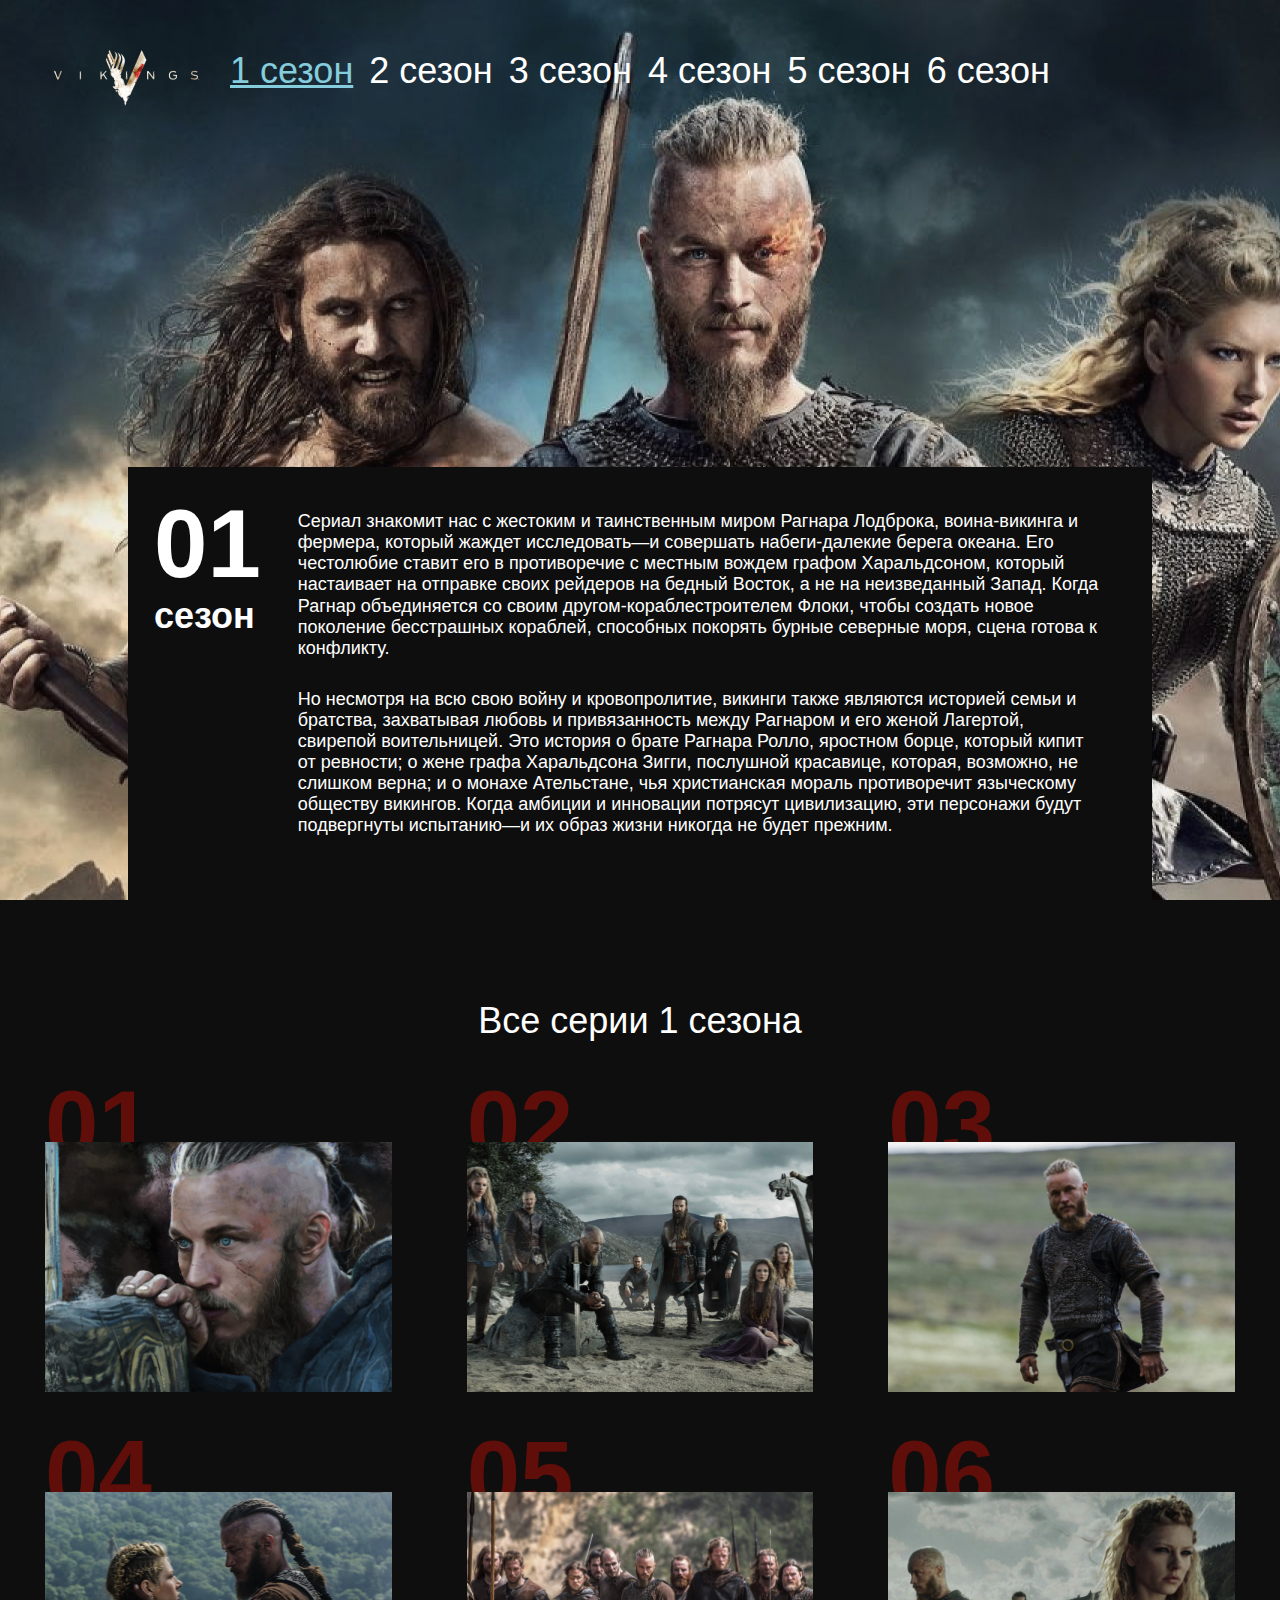
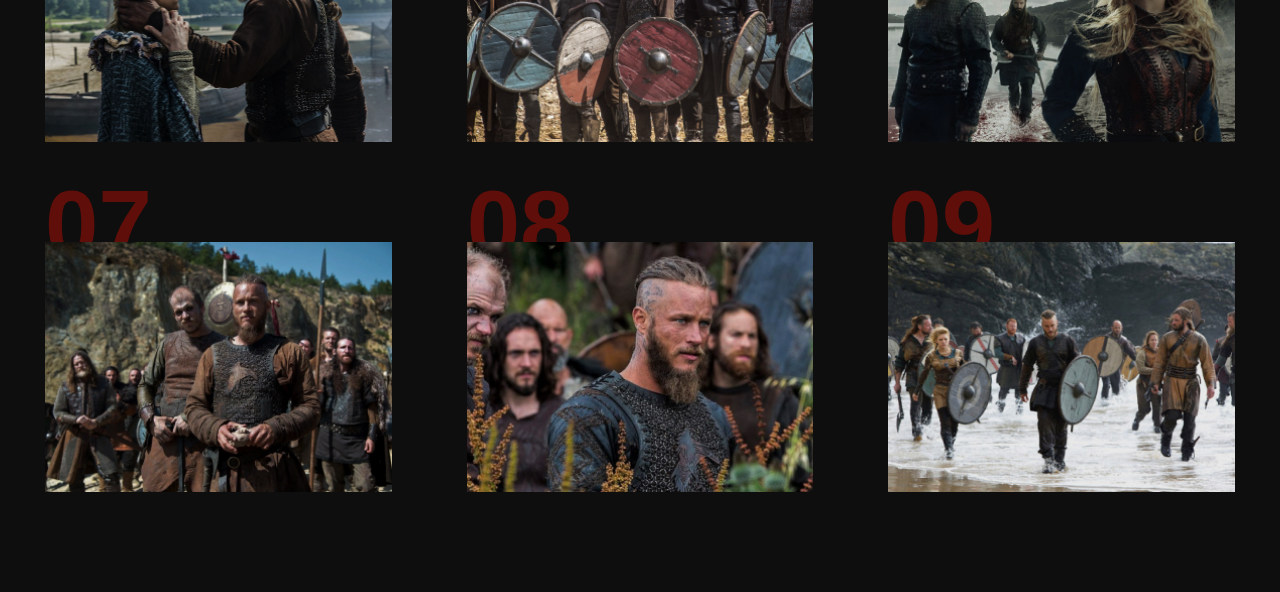
<file: season1.html>
<!DOCTYPE html>
<html lang="en">

<head>
    <meta charset="UTF-8">
    <meta name="viewport" content="width=device-width, initial-scale=1.0">
    <title>Document</title>
    <link rel="stylesheet" href="css/style.min.css">
</head>

<body>
    <header class="seasonHeader">
        <div class="seasonHeader__top">
            <div class="container">
                <a href="index.html" class="menu__listSeason-img">
                    <img class="menu__listSeason-logo" src="img/seasonLogo.png" alt="">
                </a>
                <div class="menu">
                    <div class="menu__buttom">
                        <span class="menu__buttom-arrow"></span>
                    </div>
                    <ul class="menu__listSeason">

                        <li class="menu__listSeason-item">
                            <a href="#" class="menu__listSeason-link menu__listSeason-link--active">1 сезон</a>
                        </li>
                        <li class="menu__listSeason-item">
                            <a href="#" class="menu__listSeason-link">2 сезон</a>
                        </li>
                        <li class="menu__listSeason-item">
                            <a href="#" class="menu__listSeason-link">3 сезон</a>
                        </li>
                        <li class="menu__listSeason-item">
                            <a href="#" class="menu__listSeason-link">4 сезон</a>
                        </li>
                        <li class="menu__listSeason-item">
                            <a href="#" class="menu__listSeason-link">5 сезон</a>
                        </li>
                        <li class="menu__listSeason-item">
                            <a href="#" class="menu__listSeason-link">6 сезон</a>
                        </li>
                    </ul>
                </div>
            </div>
        </div>
        <div class="seasonHeader__bottom">
            <div class="seasonHeader__bottom-number">
                <p class="seasonHeader__bottom-number--big"> 01</p>
                <p class="seasonHeader__bottom-number--small">сезон</p>
            </div>
            <div class="seasonHeader__bottom-text">
                <p class="seasonHeader__bottom-description">Сериал знакомит нас с жестоким и таинственным миром Рагнара
                    Лодброка, воина-викинга и фермера, который жаждет исследовать—и совершать набеги-далекие берега
                    океана. Его честолюбие ставит его в противоречие с местным вождем графом Харальдсоном, который
                    настаивает на отправке своих рейдеров на бедный Восток, а не на неизведанный Запад. Когда Рагнар
                    объединяется со своим другом-кораблестроителем Флоки, чтобы создать новое поколение бесстрашных
                    кораблей, способных покорять бурные северные моря, сцена готова к конфликту.

                </p>
                <p class="seasonHeader__bottom-description">
                    Но несмотря на всю свою войну и кровопролитие, викинги также являются историей семьи и братства,
                    захватывая любовь и привязанность между Рагнаром и его женой Лагертой, свирепой воительницей. Это
                    история о брате Рагнара Ролло, яростном борце, который кипит от ревности; о жене графа Харальдсона
                    Зигги, послушной красавице, которая, возможно, не слишком верна; и о монахе Ательстане, чья
                    христианская мораль противоречит языческому обществу викингов. Когда амбиции и инновации потрясут
                    цивилизацию, эти персонажи будут подвергнуты испытанию—и их образ жизни никогда не будет прежним.
                </p>
            </div>
        </div>
    </header>
    <section class="Seasonseries">
        <div class="container">
            <h2 class="title">Все серии 1 сезона</h2>
            <ul class="fourtlySection__wraper">
                <li class="fourtlySection__item" style="background-image: url(img/1series1season.jpg);">
                    <a href="season1.html" class="fourtlySection__link">Смотреть</a>
                </li>
                <li class="fourtlySection__item" style="background-image: url(img/2series1season.jpg);">
                    <a href="#" class="fourtlySection__link">Смотреть</a>
                </li>
                <li class="fourtlySection__item" style="background-image: url(img/3series1season.jpg);">
                    <a href="#" class="fourtlySection__link">Смотреть</a>
                </li>
                <li class="fourtlySection__item" style="background-image: url(img/4series1season.jpg);">
                    <a href="#" class="fourtlySection__link">Смотреть</a>
                </li>
                <li class="fourtlySection__item" style="background-image: url(img/5series1season.jpg);">
                    <a href="#" class="fourtlySection__link">Смотреть</a>
                </li>
                <li class="fourtlySection__item" style="background-image: url(img/6series1season.jpg);">
                    <a href="#" class="fourtlySection__link">Смотреть</a>
                </li>
                <li class="fourtlySection__item" style="background-image: url(img/7series1season.jpg);">
                    <a href="#" class="fourtlySection__link">Смотреть</a>
                </li>
                <li class="fourtlySection__item" style="background-image: url(img/8series1season.jpg);">
                    <a href="#" class="fourtlySection__link">Смотреть</a>
                </li>
                <li class="fourtlySection__item" style="background-image: url(img/9series1season.jpg);">
                    <a href="#" class="fourtlySection__link">Смотреть</a>
                </li>
            </ul>
        </div>
    </section>



    <script src="js/jquery-3.5.1.min.js"></script>
    <script src="js/season.js"></script>
</body>

</html>
</file>
<file: css/style.min.css>
@media (min-width: 768px){.show{display:none}}@media (max-width: 1380px){.seasonHeader__bottom{width:1024px}}@media (max-width: 1210px){.fourtlySection__wraper{grid-gap:100px 30px}}@media (max-width: 1150px){.slider__img{max-width:640px}.fourtlySection__wraper{display:-webkit-box;display:-ms-flexbox;display:flex;-ms-flex-wrap:wrap;flex-wrap:wrap;-webkit-box-orient:horizontal;-webkit-box-direction:normal;-ms-flex-direction:row;flex-direction:row;-ms-flex-pack:distribute;justify-content:space-around;-webkit-box-align:center;-ms-flex-align:center;align-items:center;grid-gap:70px 15px}}@media (max-width: 1110px){.fourtlySection .container{max-width:800px;margin:0 auto;grid-gap:100px 75px}.fourtlySection__wraper{-ms-grid-columns:1fr 1fr;grid-template-columns:1fr 1fr}}@media (max-width: 1024px){.slider{-webkit-box-orient:vertical;-webkit-box-direction:reverse;-ms-flex-direction:column-reverse;flex-direction:column-reverse;margin-bottom:150px}.slider__text{min-height:300px;width:100%;padding-bottom:30px;padding-right:20px}.slider__img{min-width:100%}.seasonHeader{padding:0 10px}.seasonHeader__top{min-height:50vh;text-align:center}.seasonHeader__bottom{width:100%}.seasonHeader__bottom-text{padding:35px 30px 50px 0}.seasonHeader__bottom-number{width:140px}.title{padding:40px 0 55px}}@media (max-width: 830px){.slider{margin-bottom:20px}}@media (max-width: 768px){.fourtlySection__wraper{padding-bottom:20px}.container{width:100%}.seasonHeader{font-size:16px;padding:0}.seasonHeader__bottom{-webkit-box-orient:vertical;-webkit-box-direction:normal;-ms-flex-direction:column;flex-direction:column;padding:10px}.seasonHeader__bottom-text{padding:10px 10px 10px 0}.seasonHeader__bottom-number{text-align:left;padding:0}.seasonHeader__bottom-number--big{font-size:70px}.seasonHeader__bottom-number--small{top:69px;font-size:27px}}@media (max-width: 768px){.firstSection__title{padding-top:30%}.firstSection__logo{width:90%}.fourtlySection__item::before{font-size:70px}.seasonHeader__top{padding:0 10px}.menu__buttom{display:block;padding:20px 0;z-index:20;position:relative;-webkit-transition:all 0.7s;-o-transition:all 0.7s;transition:all 0.7s}.menu__buttom-arrow{width:50px;height:3px;background-color:#fff;z-index:2;display:block}.menu__buttom-arrow::before{content:"";position:absolute;width:50px;left:0px;top:33px;background-color:#fff;height:3px}.menu__buttom-arrow::after{content:"";position:absolute;width:50px;left:0px;top:46px;background-color:#fff;height:3px}.menu__listSeason{display:block;background-color:#000;position:absolute;left:0;right:0;top:-1000px}.menu__listSeason--active{top:0;-webkit-transition:all 0.7s;-o-transition:all 0.7s;transition:all 0.7s}.menu__listSeason-item{padding:15px 0}.about__text{display:block}.about__colum{padding-bottom:20px}.menu__buttom--active .menu__buttom-arrow{-webkit-transform:rotate(45deg);-ms-transform:rotate(45deg);transform:rotate(45deg);-webkit-transition:all 0.7s;-o-transition:all 0.7s;transition:all 0.7s;position:relative;top:15px}.menu__buttom--active .menu__buttom-arrow::before{-webkit-transform:rotate(90deg);-ms-transform:rotate(90deg);transform:rotate(90deg);top:0px;left:1px}.menu__buttom--active .menu__buttom-arrow::after{display:none}}@media (max-width: 630px){.slider__text-name{font-size:50px;padding-top:5px}.thirtlySection__awesomePhrase:first-child{padding-right:30%}.thirtlySection__link{padding-right:29%}.slick-arrow{width:25px}.slick-arrow img{width:100%;height:auto}.slick-next{right:15px}.slick-prev{left:15px}}@media (max-width: 495px){.slider__text-description{font-size:15px}.firstSection__title{padding-top:48%}.thirtlySection__awesomePhrase{font-size:55px;line-height:75px}.thirtlySection__link{padding-right:15%}}@media (max-width: 400px){.thirtlySection__link{width:229px;text-align:end}.thirtlySection__link::before{top:2px;left:-78px}}@media (max-width: 350px){.fourtlySection__item{width:100%}}@media (max-width: 1360px){.menu__listSeason-img{left:10px}}@media (max-width: 1140px){.menu__listSeason-img{left:50%;top:100px;-webkit-transform:translateX(-50%);-ms-transform:translateX(-50%);transform:translateX(-50%)}}@media (max-width: 768px){.menu__listSeason-img{right:10px;left:auto;top:20px;-webkit-transform:translateX(0);-ms-transform:translateX(0);transform:translateX(0)}}

*{padding:0;margin:0;border:0}*,*::before,*:after{-webkit-box-sizing:border-box;box-sizing:border-box}:focus,:active{outline:none}a:focus,a:active{outline:none}nav,footer,header,aside{display:block}html,body{height:100%;width:100%;font-size:100%;line-height:1;font-size:14px;-ms-text-size-adjust:100%;-moz-text-size-adjust:100%;-webkit-text-size-adjust:100%}input,button,textarea{font-family:inherit}input::-ms-clear{display:none}button{cursor:pointer}button ::-moz-focus-inner{padding:0;border:0}a,a:visited{text-decoration:none}a:hover{text-decoration:none}ul li{list-style:none}img{vertical-align:top}h1,h2,h3,h4,h5,h6{font-size:inherit;font-weight:400}

.seasonHeader{background-image:url(../img/season1Backgroun.jpg);background-size:cover;background-position:center center;min-height:100vh;display:-webkit-box;display:-ms-flexbox;display:flex;-webkit-box-orient:vertical;-webkit-box-direction:normal;-ms-flex-direction:column;flex-direction:column;-webkit-box-pack:justify;-ms-flex-pack:justify;justify-content:space-between}.seasonHeader__bottom{margin:0 auto;width:1380px;display:-webkit-box;display:-ms-flexbox;display:flex;-webkit-box-pack:justify;-ms-flex-pack:justify;justify-content:space-between;background-color:#0e0e0e}.seasonHeader__bottom-number{text-align:center;width:178px;padding:21px 37px 0 26px;font-weight:700;position:relative}.seasonHeader__bottom-number--big{font-size:96px;line-height:112px}.seasonHeader__bottom-number--small{position:absolute;top:128px;font-size:36px;line-height:42px}.seasonHeader__bottom-text{padding:44px 47px 64px 0}.seasonHeader__bottom-description:first-child{padding-bottom:30px}.menu__listSeason-img{position:absolute;left:-77px;top:50px}.menu__listSeason-link.menu__listSeason-link--active{color:#85ccdc;text-decoration:underline}

@import url("https://fonts.googleapis.com/css2?family=Roboto+Condensed:ital,wght@0,400;0,700;1,300&display=swap");*{padding:0;margin:0;border:0}*,*::before,*:after{-webkit-box-sizing:border-box;box-sizing:border-box}:focus,:active{outline:none}a:focus,a:active{outline:none}nav,footer,header,aside{display:block}html,body{height:100%;width:100%;font-size:100%;line-height:1;font-size:14px;-ms-text-size-adjust:100%;-moz-text-size-adjust:100%;-webkit-text-size-adjust:100%}input,button,textarea{font-family:inherit}input::-ms-clear{display:none}button{cursor:pointer}button ::-moz-focus-inner{padding:0;border:0}a,a:visited{text-decoration:none}a:hover{text-decoration:none}ul li{list-style:none}img{vertical-align:top}h1,h2,h3,h4,h5,h6{font-size:inherit;font-weight:400}.seasonHeader{background-image:url(../img/season1Backgroun.jpg);background-size:cover;background-position:center center;min-height:100vh;display:-webkit-box;display:-ms-flexbox;display:flex;-webkit-box-orient:vertical;-webkit-box-direction:normal;-ms-flex-direction:column;flex-direction:column;-webkit-box-pack:justify;-ms-flex-pack:justify;justify-content:space-between}.seasonHeader__bottom{margin:0 auto;width:1380px;display:-webkit-box;display:-ms-flexbox;display:flex;-webkit-box-pack:justify;-ms-flex-pack:justify;justify-content:space-between;background-color:#0e0e0e}.seasonHeader__bottom-number{text-align:center;width:178px;padding:21px 37px 0 26px;font-weight:700;position:relative}.seasonHeader__bottom-number--big{font-size:96px;line-height:112px}.seasonHeader__bottom-number--small{position:absolute;top:128px;font-size:36px;line-height:42px}.seasonHeader__bottom-text{padding:44px 47px 64px 0}.seasonHeader__bottom-description:first-child{padding-bottom:30px}.menu__listSeason-img{position:absolute;left:-77px;top:50px}.menu__listSeason-link.menu__listSeason-link--active{color:#85ccdc;text-decoration:underline}body{font-family:"Roboto Condensed", sans-serif;font-weight:400;font-size:18px;line-height:1.17;background-color:#0e0e0e;color:#fff}.container{max-width:1200px;margin:0 auto;padding:0 5px;position:relative}.title{text-align:center;font-size:36px;line-height:42.19px;padding:100px 0}.Section{min-height:100vh}.firstSection{position:relative;background-image:url(../img/firstlyBackground.jpg);background-size:cover;background-position:center 50px;z-index:0}.firstSection::before{content:"";z-index:-1;width:100%;height:150px;position:absolute;top:0px;background:-webkit-gradient(linear, left top, left bottom, from(#111213), color-stop(43.62%, #111213), color-stop(86.33%, rgba(32,31,33,0)));background:-o-linear-gradient(top, #111213 0%, #111213 43.62%, rgba(32,31,33,0) 86.33%);background:linear-gradient(180deg, #111213 0%, #111213 43.62%, rgba(32,31,33,0) 86.33%)}.firstSection::after{content:"";width:100%;height:70px;-webkit-transform:rotate(180deg);-ms-transform:rotate(180deg);transform:rotate(180deg);bottom:0;position:absolute;background:-webkit-gradient(linear, left top, left bottom, from(#0e0e0e), color-stop(16.53%, rgba(17,17,17,0.850295)), to(rgba(32,31,33,0)));background:-o-linear-gradient(top, #0e0e0e 0%, rgba(17,17,17,0.850295) 16.53%, rgba(32,31,33,0) 100%);background:linear-gradient(180deg, #0e0e0e 0%, rgba(17,17,17,0.850295) 16.53%, rgba(32,31,33,0) 100%)}.firstSection__logo{width:680px;height:auto}.firstSection__title{padding-top:128px;padding-bottom:20px}.header{text-align:center}.menu__buttom{display:none}.menu__listSeason{display:-webkit-box;display:-ms-flexbox;display:flex;max-width:820px;margin:0 auto;-webkit-box-pack:justify;-ms-flex-pack:justify;justify-content:space-between}.menu__listSeason-link{color:#fff;font-size:36px;line-height:42px}.menu__listSeason-link:hover{color:#85ccdc;text-decoration:underline}.menu__listSeason-item{padding:50px 0}.about__text{display:-webkit-box;display:-ms-flexbox;display:flex;-webkit-box-pack:justify;-ms-flex-pack:justify;justify-content:space-between}.about__row{padding-bottom:20px}.about__row:last-child{padding-bottom:0}.about__colum{max-width:775px;padding:0 15px;padding-bottom:120px}.about__colum:first-child{min-width:235px}.about__text-moreInfo:first-child{padding-bottom:25px}.thirtlySection{background:url(../img/secondarlyBackground.jpg);background-size:cover;background-position:center center;text-align:center;position:relative}.thirtlySection__text{height:100vh;display:-webkit-box;display:-ms-flexbox;display:flex;-webkit-box-orient:vertical;-webkit-box-direction:normal;-ms-flex-direction:column;flex-direction:column;-webkit-box-pack:center;-ms-flex-pack:center;justify-content:center;-webkit-box-align:end;-ms-flex-align:end;align-items:flex-end}.thirtlySection__awesomePhrase{font-size:72px;color:#85ccdc;line-height:84.38px;font-style:italic;font-weight:300;padding-right:30px}.thirtlySection__awesomePhrase:first-child{padding-right:330px}.thirtlySection__link{padding-right:270px;color:#fff;position:relative}.thirtlySection__link::before{content:"";width:100px;height:100px;background-image:url(../img/youtubeIcon.svg);position:absolute;top:-40px;left:-113px}.fourtlySection__wraper{display:-ms-grid;display:grid;-ms-grid-columns:1fr 1fr 1fr;grid-template-columns:1fr 1fr 1fr;grid-gap:100px 75px;counter-reset:numbers;padding-bottom:100px}.fourtlySection__item{background-repeat:no-repeat;background-size:cover;background-position:center center;max-width:393px;height:250px;position:relative;display:-webkit-box;display:-ms-flexbox;display:flex;-webkit-box-pack:center;-ms-flex-pack:center;justify-content:center;-webkit-box-align:center;-ms-flex-align:center;align-items:center}.fourtlySection__item::before{content:"0" counter(numbers);counter-increment:numbers;position:absolute;top:-74px;z-index:-2;left:0;font-size:96px;font-weight:700;line-height:113px;color:#600e09}.fourtlySection__item:hover .fourtlySection__link{opacity:1;z-index:1}.fourtlySection__item:hover::after{content:"";background:rgba(14,14,14,0.8);position:absolute;top:0;bottom:0;right:0;left:0}.fourtlySection__link{opacity:0;-webkit-transition:all 0.4s;-o-transition:all 0.4s;transition:all 0.4s;font-size:36px;line-height:42px;color:#fff;padding:12px 78px;background-color:#000000}.slider{display:-webkit-box;display:-ms-flexbox;display:flex;margin-bottom:100px;-webkit-box-pack:justify;-ms-flex-pack:justify;justify-content:space-between}.slider__img{position:relative;max-width:774px;max-height:450px}.slider__text{width:350px}.slider__text-name{font-weight:300;font-style:italic;font-size:72px;line-height:84px;color:#85ccdc;padding-top:17px}.slider__text-description:nth-child(2){margin-bottom:25px}.slider__img{position:relative}.slider-list{overflow:hidden}.slick-arrow{position:absolute;top:50%;-webkit-transform:translateY(-50%);-ms-transform:translateY(-50%);transform:translateY(-50%);background-color:transparent}.slick-next{right:40px}.slick-prev{left:40px;z-index:2}.slick-list{width:99.9%}.footer{text-align:center}.footer__text{padding:15px}@media (min-width: 768px){.show{display:none}}@media (max-width: 1380px){.seasonHeader__bottom{width:1024px}}@media (max-width: 1210px){.fourtlySection__wraper{grid-gap:100px 30px}}@media (max-width: 1150px){.slider__img{max-width:640px}.fourtlySection__wraper{display:-webkit-box;display:-ms-flexbox;display:flex;-ms-flex-wrap:wrap;flex-wrap:wrap;-webkit-box-orient:horizontal;-webkit-box-direction:normal;-ms-flex-direction:row;flex-direction:row;-ms-flex-pack:distribute;justify-content:space-around;-webkit-box-align:center;-ms-flex-align:center;align-items:center;grid-gap:70px 15px}}@media (max-width: 1110px){.fourtlySection .container{max-width:800px;margin:0 auto;grid-gap:100px 75px}.fourtlySection__wraper{-ms-grid-columns:1fr 1fr;grid-template-columns:1fr 1fr}}@media (max-width: 1024px){.slider{-webkit-box-orient:vertical;-webkit-box-direction:reverse;-ms-flex-direction:column-reverse;flex-direction:column-reverse;margin-bottom:150px}.slider__text{min-height:300px;width:100%;padding-bottom:30px;padding-right:20px}.slider__img{min-width:100%}.seasonHeader{padding:0 10px}.seasonHeader__top{min-height:50vh;text-align:center}.seasonHeader__bottom{width:100%}.seasonHeader__bottom-text{padding:35px 30px 50px 0}.seasonHeader__bottom-number{width:140px}.title{padding:40px 0 55px}}@media (max-width: 830px){.slider{margin-bottom:20px}}@media (max-width: 768px){.fourtlySection__wraper{padding-bottom:20px}.container{width:100%}.seasonHeader{font-size:16px;padding:0}.seasonHeader__bottom{-webkit-box-orient:vertical;-webkit-box-direction:normal;-ms-flex-direction:column;flex-direction:column;padding:10px}.seasonHeader__bottom-text{padding:10px 10px 10px 0}.seasonHeader__bottom-number{text-align:left;padding:0}.seasonHeader__bottom-number--big{font-size:70px}.seasonHeader__bottom-number--small{top:69px;font-size:27px}}@media (max-width: 768px){.firstSection__title{padding-top:30%}.firstSection__logo{width:90%}.fourtlySection__item::before{font-size:70px}.seasonHeader__top{padding:0 10px}.menu__buttom{display:block;padding:20px 0;z-index:20;position:relative;-webkit-transition:all 0.7s;-o-transition:all 0.7s;transition:all 0.7s}.menu__buttom-arrow{width:50px;height:3px;background-color:#fff;z-index:2;display:block}.menu__buttom-arrow::before{content:"";position:absolute;width:50px;left:0px;top:33px;background-color:#fff;height:3px}.menu__buttom-arrow::after{content:"";position:absolute;width:50px;left:0px;top:46px;background-color:#fff;height:3px}.menu__listSeason{display:block;background-color:#000;position:absolute;left:0;right:0;top:-1000px}.menu__listSeason--active{top:0;-webkit-transition:all 0.7s;-o-transition:all 0.7s;transition:all 0.7s}.menu__listSeason-item{padding:15px 0}.about__text{display:block}.about__colum{padding-bottom:20px}.menu__buttom--active .menu__buttom-arrow{-webkit-transform:rotate(45deg);-ms-transform:rotate(45deg);transform:rotate(45deg);-webkit-transition:all 0.7s;-o-transition:all 0.7s;transition:all 0.7s;position:relative;top:15px}.menu__buttom--active .menu__buttom-arrow::before{-webkit-transform:rotate(90deg);-ms-transform:rotate(90deg);transform:rotate(90deg);top:0px;left:1px}.menu__buttom--active .menu__buttom-arrow::after{display:none}}@media (max-width: 630px){.slider__text-name{font-size:50px;padding-top:5px}.thirtlySection__awesomePhrase:first-child{padding-right:30%}.thirtlySection__link{padding-right:29%}.slick-arrow{width:25px}.slick-arrow img{width:100%;height:auto}.slick-next{right:15px}.slick-prev{left:15px}}@media (max-width: 495px){.slider__text-description{font-size:15px}.firstSection__title{padding-top:48%}.thirtlySection__awesomePhrase{font-size:55px;line-height:75px}.thirtlySection__link{padding-right:15%}}@media (max-width: 400px){.thirtlySection__link{width:229px;text-align:end}.thirtlySection__link::before{top:2px;left:-78px}}@media (max-width: 350px){.fourtlySection__item{width:100%}}@media (max-width: 1360px){.menu__listSeason-img{left:10px}}@media (max-width: 1140px){.menu__listSeason-img{left:50%;top:100px;-webkit-transform:translateX(-50%);-ms-transform:translateX(-50%);transform:translateX(-50%)}}@media (max-width: 768px){.menu__listSeason-img{right:10px;left:auto;top:20px;-webkit-transform:translateX(0);-ms-transform:translateX(0);transform:translateX(0)}}
</file>
